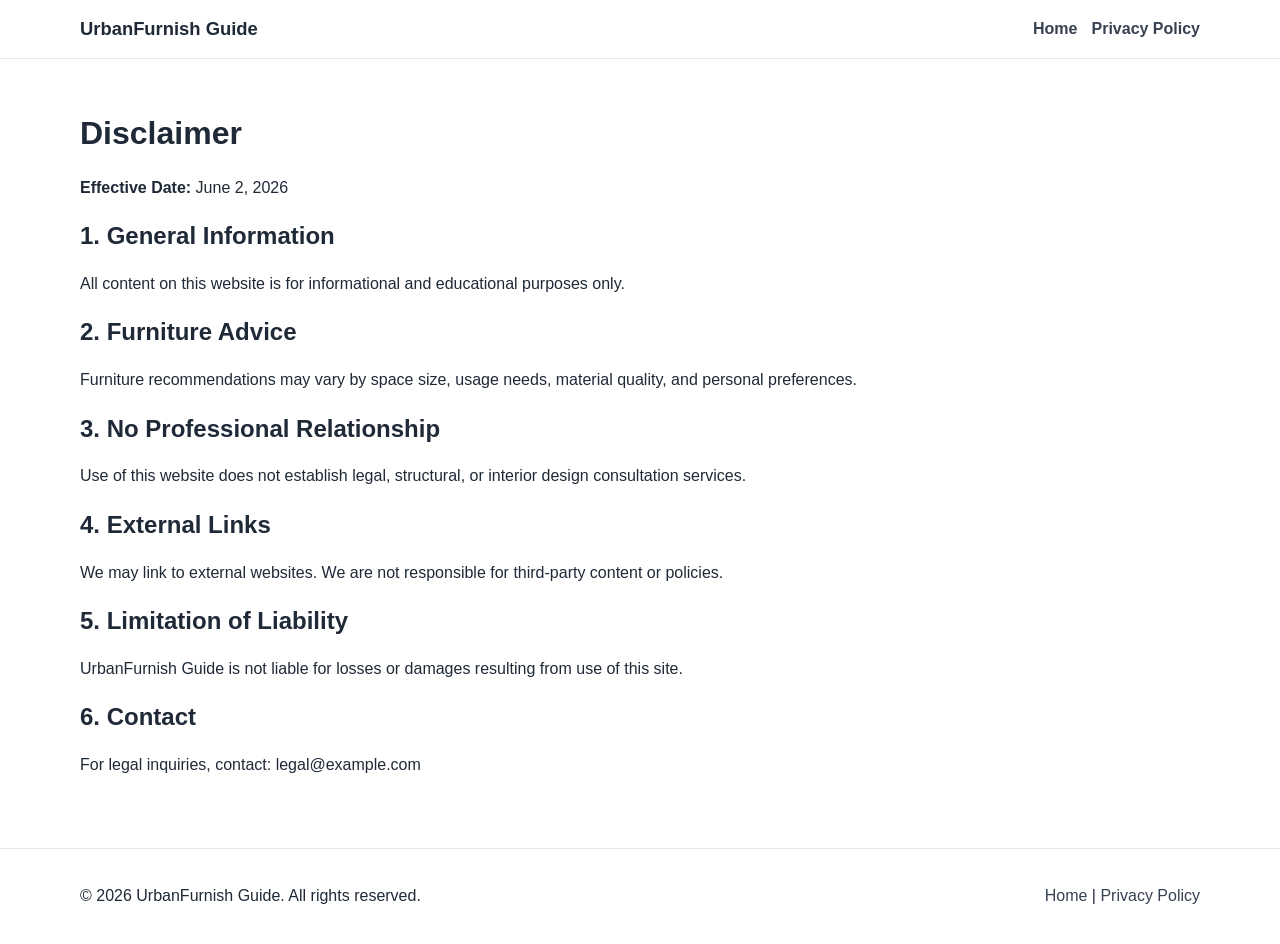
<file: public/disclaimer.html>
<!DOCTYPE html>
<html lang="en">
<head>
  <meta charset="UTF-8" />
  <meta name="viewport" content="width=device-width, initial-scale=1.0" />
  <title>Disclaimer | UrbanFurnish Guide</title>
  <meta name="description" content="Read UrbanFurnish Guide's disclaimer regarding content use, external links, and liability limitations." />
  <meta name="robots" content="index, follow" />
  <link rel="canonical" href="https://www.example.com/disclaimer.html" />
  <link rel="stylesheet" href="style.css" />
</head>
<body>
  <header class="site-header">
    <div class="container nav-wrap">
      <a href="index.html" class="logo">UrbanFurnish Guide</a>
      <nav>
        <ul class="nav-links">
          <li><a href="index.html">Home</a></li>
          <li><a href="privacy-policy.html">Privacy Policy</a></li>
        </ul>
      </nav>
    </div>
  </header>

  <main class="section">
    <div class="container legal">
      <h1>Disclaimer</h1>
      <p><strong>Effective Date:</strong> June 2, 2026</p>

      <h2>1. General Information</h2>
      <p>All content on this website is for informational and educational purposes only.</p>

      <h2>2. Furniture Advice</h2>
      <p>Furniture recommendations may vary by space size, usage needs, material quality, and personal preferences.</p>

      <h2>3. No Professional Relationship</h2>
      <p>Use of this website does not establish legal, structural, or interior design consultation services.</p>

      <h2>4. External Links</h2>
      <p>We may link to external websites. We are not responsible for third-party content or policies.</p>

      <h2>5. Limitation of Liability</h2>
      <p>UrbanFurnish Guide is not liable for losses or damages resulting from use of this site.</p>

      <h2>6. Contact</h2>
      <p>For legal inquiries, contact: legal@example.com</p>
    </div>
  </main>

  <footer class="site-footer">
    <div class="container footer-wrap">
      <p>© <span id="year"></span> UrbanFurnish Guide. All rights reserved.</p>
      <div>
        <a href="index.html">Home</a> |
        <a href="privacy-policy.html">Privacy Policy</a>
      </div>
    </div>
  </footer>
  <script src="script.js"></script>
</body>
</html>
</file>
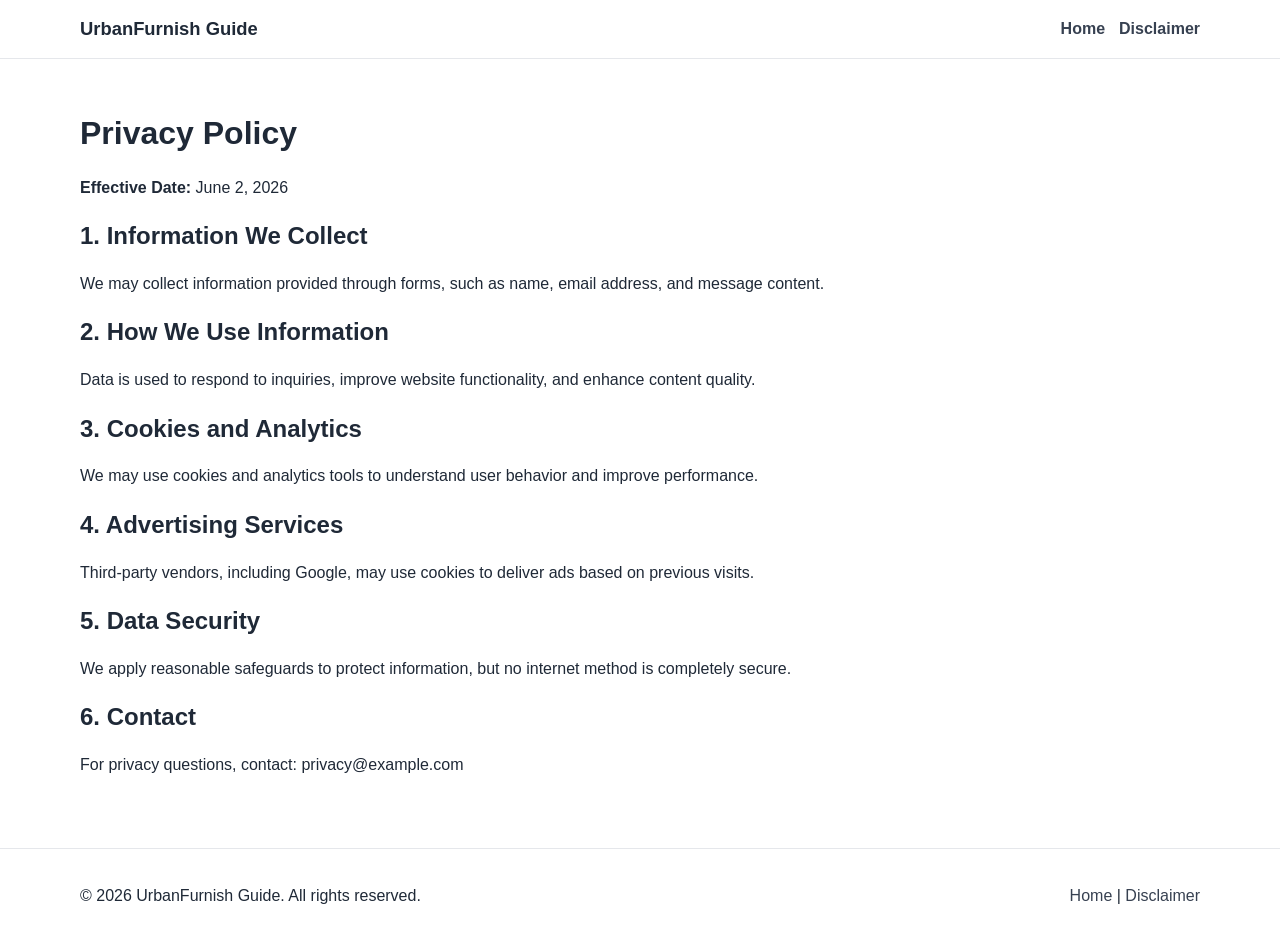
<file: public/privacy-policy.html>
<!DOCTYPE html>
<html lang="en">
<head>
  <meta charset="UTF-8" />
  <meta name="viewport" content="width=device-width, initial-scale=1.0" />
  <title>Privacy Policy | UrbanFurnish Guide</title>
  <meta name="description" content="Read UrbanFurnish Guide's privacy policy about data collection, cookies, analytics, and advertising." />
  <meta name="robots" content="index, follow" />
  <link rel="canonical" href="https://www.example.com/privacy-policy.html" />
  <link rel="stylesheet" href="style.css" />
</head>
<body>
  <header class="site-header">
    <div class="container nav-wrap">
      <a href="index.html" class="logo">UrbanFurnish Guide</a>
      <nav>
        <ul class="nav-links">
          <li><a href="index.html">Home</a></li>
          <li><a href="disclaimer.html">Disclaimer</a></li>
        </ul>
      </nav>
    </div>
  </header>

  <main class="section">
    <div class="container legal">
      <h1>Privacy Policy</h1>
      <p><strong>Effective Date:</strong> June 2, 2026</p>

      <h2>1. Information We Collect</h2>
      <p>We may collect information provided through forms, such as name, email address, and message content.</p>

      <h2>2. How We Use Information</h2>
      <p>Data is used to respond to inquiries, improve website functionality, and enhance content quality.</p>

      <h2>3. Cookies and Analytics</h2>
      <p>We may use cookies and analytics tools to understand user behavior and improve performance.</p>

      <h2>4. Advertising Services</h2>
      <p>Third-party vendors, including Google, may use cookies to deliver ads based on previous visits.</p>

      <h2>5. Data Security</h2>
      <p>We apply reasonable safeguards to protect information, but no internet method is completely secure.</p>

      <h2>6. Contact</h2>
      <p>For privacy questions, contact: privacy@example.com</p>
    </div>
  </main>

  <footer class="site-footer">
    <div class="container footer-wrap">
      <p>© <span id="year"></span> UrbanFurnish Guide. All rights reserved.</p>
      <div>
        <a href="index.html">Home</a> |
        <a href="disclaimer.html">Disclaimer</a>
      </div>
    </div>
  </footer>
  <script src="script.js"></script>
</body>
</html>
</file>
<file: public/style.css>
:root{
  --bg:#ffffff;
  --text:#1f2937;
  --muted:#f8fafc;
  --primary:#0f766e;
  --primary-dark:#115e59;
  --border:#e5e7eb;
}
*{box-sizing:border-box}
body{
  margin:0;
  font-family:Arial,sans-serif;
  color:var(--text);
  background:var(--bg);
  line-height:1.65;
}
.container{width:min(1120px,92%);margin:0 auto}
.site-header{
  position:sticky;top:0;z-index:100;background:#fff;border-bottom:1px solid var(--border);
}
.nav-wrap{display:flex;justify-content:space-between;align-items:center;padding:14px 0}
.logo{text-decoration:none;color:var(--text);font-size:1.15rem;font-weight:700}
.nav-links{list-style:none;display:flex;gap:14px;margin:0;padding:0}
.nav-links a{text-decoration:none;color:#374151;font-weight:600}
.hero{padding:50px 0}
.hero-grid{display:grid;grid-template-columns:1.2fr 1fr;gap:24px;align-items:center}
.hero img{width:100%;border-radius:12px;border:1px solid var(--border)}
.section{padding:54px 0}
.muted{background:var(--muted)}
h1,h2,h3{line-height:1.25}
.cards{display:grid;grid-template-columns:repeat(auto-fit,minmax(240px,1fr));gap:18px}
.card{background:#fff;border:1px solid var(--border);border-radius:12px;overflow:hidden}
.card img{width:100%;height:180px;object-fit:cover}
.card-body{padding:14px}
.article article{max-width:880px}
.btn{
  display:inline-block;background:var(--primary);color:#fff;text-decoration:none;border:none;
  padding:10px 16px;border-radius:8px;font-weight:700;cursor:pointer;
}
.btn:hover{background:var(--primary-dark)}
.contact-form{max-width:620px;display:grid;gap:10px}
input,textarea{
  width:100%;padding:10px;border:1px solid #d1d5db;border-radius:8px;font:inherit;
}
.site-footer{border-top:1px solid var(--border);padding:18px 0;background:#fff}
.footer-wrap{display:flex;justify-content:space-between;align-items:center;gap:12px;flex-wrap:wrap}
.footer-wrap a{text-decoration:none;color:#374151}
.legal h1{margin-top:0}
@media (max-width:860px){.hero-grid{grid-template-columns:1fr}}
</file>
